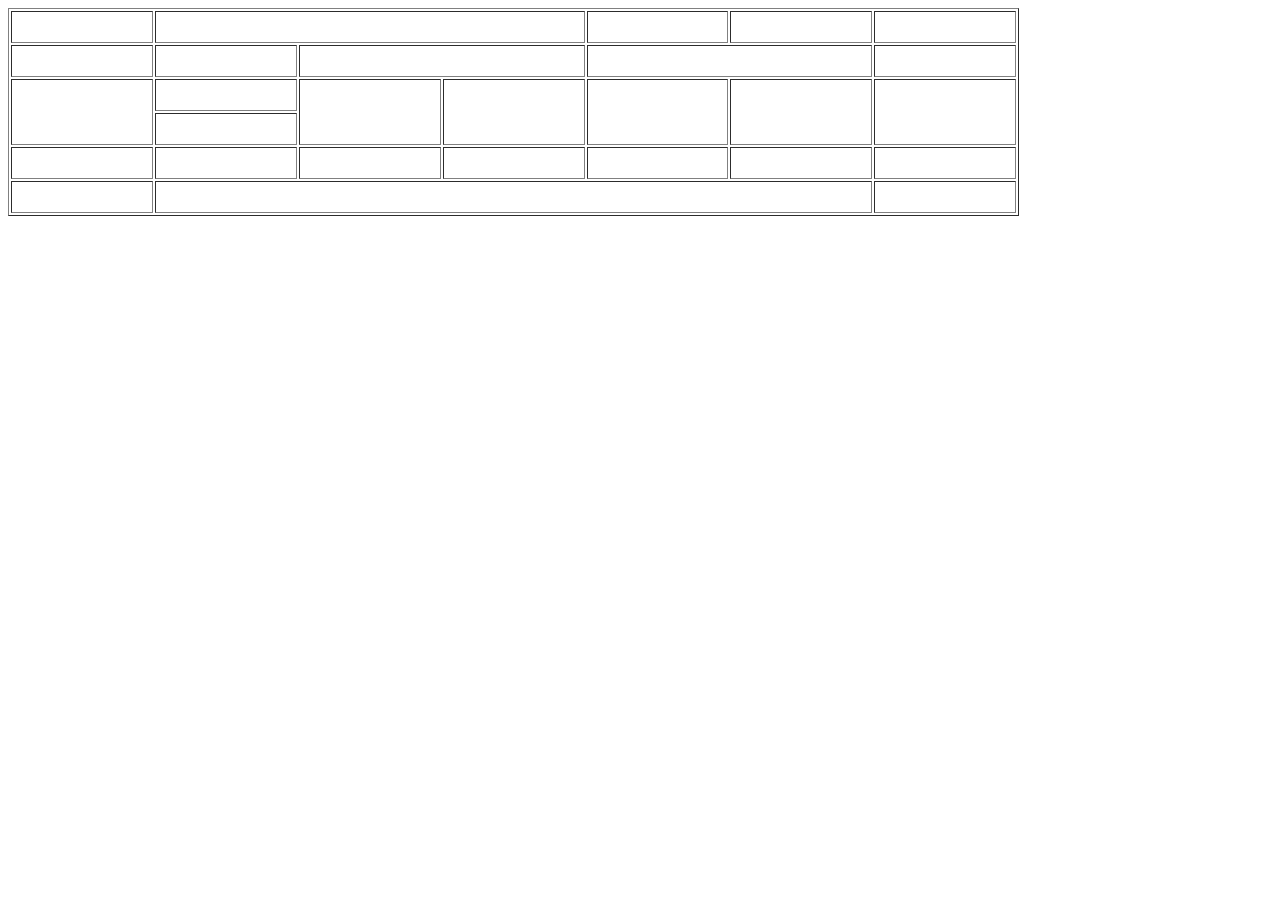
<file: table.html>
<!DOCTYPE html>
<html>
<head>
</head>
<body>
<table border="1" width="80%" height="200" cellpadding="15">
  <tr>
     <th></th>
    <th colspan="3"></th>
    <th></th>
  <th></th>
    <th></th>
  </tr>
  <tr>
    <td></td>
    <td></td>
    <td colspan="2"> </td>
    <td colspan="2"></td>
    <td></td>
  </tr>
  <tr>
    <td rowspan="2"></td>
    <td ></td>
    <td rowspan="2"></td>
    <td rowspan="2"></td>
     <td rowspan="2"></td>
     <td rowspan="2"></td>
      <td rowspan="2"></td>
  </tr>
  <tr>
    <td></td>
  </tr>
  <tr>
    <td></td>
    <td></td>
    <td></td>
    <td></td>
    <td></td>
    <td></td>
       <td></td>
  </tr>
  <tr>
    <td></td>
    <td colspan="5"></td>
    <td></td>
  </tr>
</table>
</body>
</html>
</file>
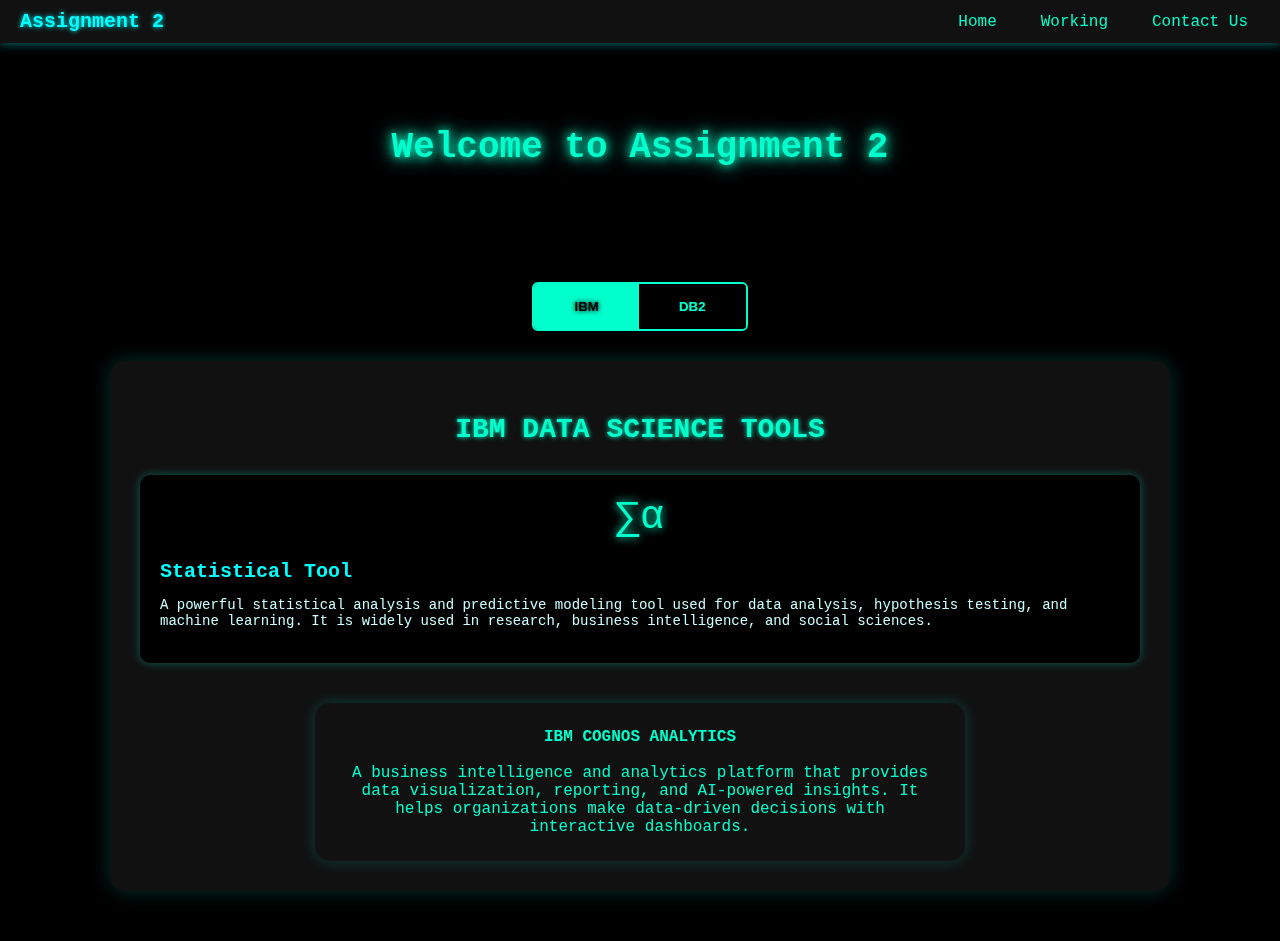
<file: ASSIGNMENT-II/navigationbar.html>
<!DOCTYPE html>
<html lang="en">
<head>
  <meta charset="UTF-8" />
  <title>Home - Assignment 2</title>
  <style>
    body {
      font-family: 'Courier New', monospace;
      background-color: #000;
      margin: 0;
      padding: 0;
      color: #00ffcc;
      position: relative;
      overflow-x: hidden;
    }
    #matrixCanvas {
      position: fixed;
      top: 0;
      left: 0;
      z-index: -1;
      width: 100vw;
      height: 100vh;
      background: #000;
    }
    nav {
      background: #111;
      color: #0ff;
      padding: 10px 20px;
      display: flex;
      justify-content: space-between;
      align-items: center;
      position: sticky;
      top: 0;
      z-index: 1000;
      box-shadow: 0 0 10px #00ffff80;
    }
    nav .logo {
      font-weight: bold;
      font-size: 20px;
      color: #0ff;
      text-shadow: 0 0 5px #0ff;
    }
    nav ul {
      list-style: none;
      display: flex;
      margin: 0;
      padding: 0;
    }
    nav ul li {
      margin-left: 20px;
    }
    nav ul li a {
      color: #00ffcc;
      text-decoration: none;
      padding: 8px 12px;
      position: relative;
      transition: color 0.3s, background 0.3s;
    }
    nav ul li a:hover {
      background-color: #00ffcc33;
      border-radius: 4px;
      color: #fff;
    }
    section {
      padding: 60px 20px;
      text-align: center;
    }
    section h1 {
      font-size: 36px;
      text-shadow: 0 0 10px #00ffcc, 0 0 20px #00ffcc;
    }
    .toggle-center {
      text-align: center;
      margin: 30px 0;
    }
    .toggle-button {
      display: inline-flex;
      border: 2px solid #00ffcc;
      border-radius: 6px;
      overflow: hidden;
      font-size: 24px;
      user-select: none;
    }
    .toggle-button button {
      padding: 15px 40px;
      border: none;
      background-color: black;
      color: #00ffcc;
      font-weight: bold;
      cursor: pointer;
      transition: background-color 0.3s, color 0.3s;
    }
    .toggle-button button.active {
      background-color: #00ffcc;
      color: black;
      text-shadow: 0 0 5px #000;
    }
    .ibm-section {
      max-width: 1000px;
      margin: 0 auto 50px auto;
      background-color: #111;
      padding: 30px;
      border-radius: 15px;
      box-shadow: 0 0 20px #00ffcc33;
    }
    .ibm-section h2 {
      font-size: 28px;
      margin-bottom: 30px;
      color: #00ffcc;
      text-align: center;
      text-shadow: 0 0 5px #00ffcc;
    }
    .ibm-tools-container {
      display: flex;
      justify-content: flex-start;
      gap: 30px;
      flex-wrap: nowrap;
      margin-bottom: 40px;
    }
    .ibm-tool {
      flex: 1;
      min-width: 300px;
      background: #000;
      padding: 20px;
      border-radius: 10px;
      box-shadow: 0 0 10px #00ffcc55;
      text-align: left;
      transition: transform 0.3s, box-shadow 0.3s;
      color: #0ff;
    }
    .ibm-tool:hover {
      transform: translateY(-5px);
      box-shadow: 0 0 15px #00ffccaa;
    }
    .ibm-tool h3 {
      font-size: 20px;
      margin-bottom: 10px;
      color: #00ffff;
    }
    .ibm-tool p {
      font-size: 14px;
      color: #ccffff;
    }
    .ibm-icons {
      font-size: 40px;
      margin-bottom: 10px;
      color: #00ffcc;
      text-align: center;
      text-shadow: 0 0 10px #00ffcc;
    }
    #db2Box {
      display: none;
    }
    #bottomBox {
      max-width: 600px;
      margin: 0 auto;
      background: #111;
      padding: 25px;
      border-radius: 15px;
      box-shadow: 0 0 15px #00ffcc33;
      font-size: 16px;
      color: #00ffcc;
      text-align: center;
    }
  </style>
</head>
<body>
  <canvas id="matrixCanvas"></canvas>

  <nav>
    <div class="logo">Assignment 2</div>
    <ul>
      <li><a href="navigationbar.html">Home</a></li>
      <li><a href="working.html">Working</a></li>
      <li><a href="contactus.html">Contact Us</a></li>
    </ul>
  </nav>

  <section>
    <h1>Welcome to Assignment 2</h1>
  </section>

  <div class="toggle-center">
    <div class="toggle-button">
      <button id="ibmBtn" class="active">IBM</button>
      <button id="db2Btn">DB2</button>
    </div>
  </div>

  <div class="ibm-section">
    <h2>IBM DATA SCIENCE TOOLS</h2>
    <div class="ibm-tools-container">
      <div class="ibm-tool" id="ibmBox">
        <div class="ibm-icons">∑α</div>
        <h3>Statistical Tool</h3>
        <p>A powerful statistical analysis and predictive modeling tool used for data analysis, hypothesis testing, and machine learning. It is widely used in research, business intelligence, and social sciences.</p>
      </div>
      <div class="ibm-tool" id="db2Box">
        <div class="ibm-icons"><strong>IBM DB2</strong></div>
        <h3>IBM DB2</h3>
        <p>A relational database management system designed for high-performance data storage and analytics. It supports AI-driven automation, scalability, and multi-cloud environments.</p>
      </div>
    </div>
    <div id="bottomBox">
      <strong>IBM COGNOS ANALYTICS</strong><br /><br />
      A business intelligence and analytics platform that provides data visualization, reporting, and AI-powered insights. It helps organizations make data-driven decisions with interactive dashboards.
    </div>
  </div>

  <script>
    const canvas = document.getElementById('matrixCanvas');
    const ctx = canvas.getContext('2d');
    canvas.width = window.innerWidth;
    canvas.height = window.innerHeight;
    const letters = 'アァイィウヴエェオカキクケコサシスセソタチツテトナニヌネノハヒフヘホABCDEFGHIJKLMNOPQRSTUVWXYZ0123456789'.split('');
    const fontSize = 16;
    const columns = Math.floor(canvas.width / fontSize);
    const drops = new Array(columns).fill(1);
    function draw() {
      ctx.fillStyle = 'rgba(0, 0, 0, 0.05)';
      ctx.fillRect(0, 0, canvas.width, canvas.height);
      ctx.fillStyle = '#0F0';
      ctx.font = fontSize + 'px monospace';
      drops.forEach((y, index) => {
        const text = letters[Math.floor(Math.random() * letters.length)];
        const x = index * fontSize;
        ctx.fillText(text, x, y * fontSize);
        if (y * fontSize > canvas.height && Math.random() > 0.975) {
          drops[index] = 0;
        }
        drops[index]++;
      });
    }
    setInterval(draw, 33);
    window.addEventListener('resize', () => {
      canvas.width = window.innerWidth;
      canvas.height = window.innerHeight;
    });

    const ibmBtn = document.getElementById('ibmBtn');
    const db2Btn = document.getElementById('db2Btn');
    const ibmBox = document.getElementById('ibmBox');
    const db2Box = document.getElementById('db2Box');

    ibmBtn.addEventListener('click', () => {
      ibmBtn.classList.add('active');
      db2Btn.classList.remove('active');
      ibmBox.style.display = 'block';
      db2Box.style.display = 'none';
    });

    db2Btn.addEventListener('click', () => {
      db2Btn.classList.add('active');
      ibmBtn.classList.remove('active');
      db2Box.style.display = 'block';
      ibmBox.style.display = 'none';
    });
  </script>
</body>
</html>
</file>
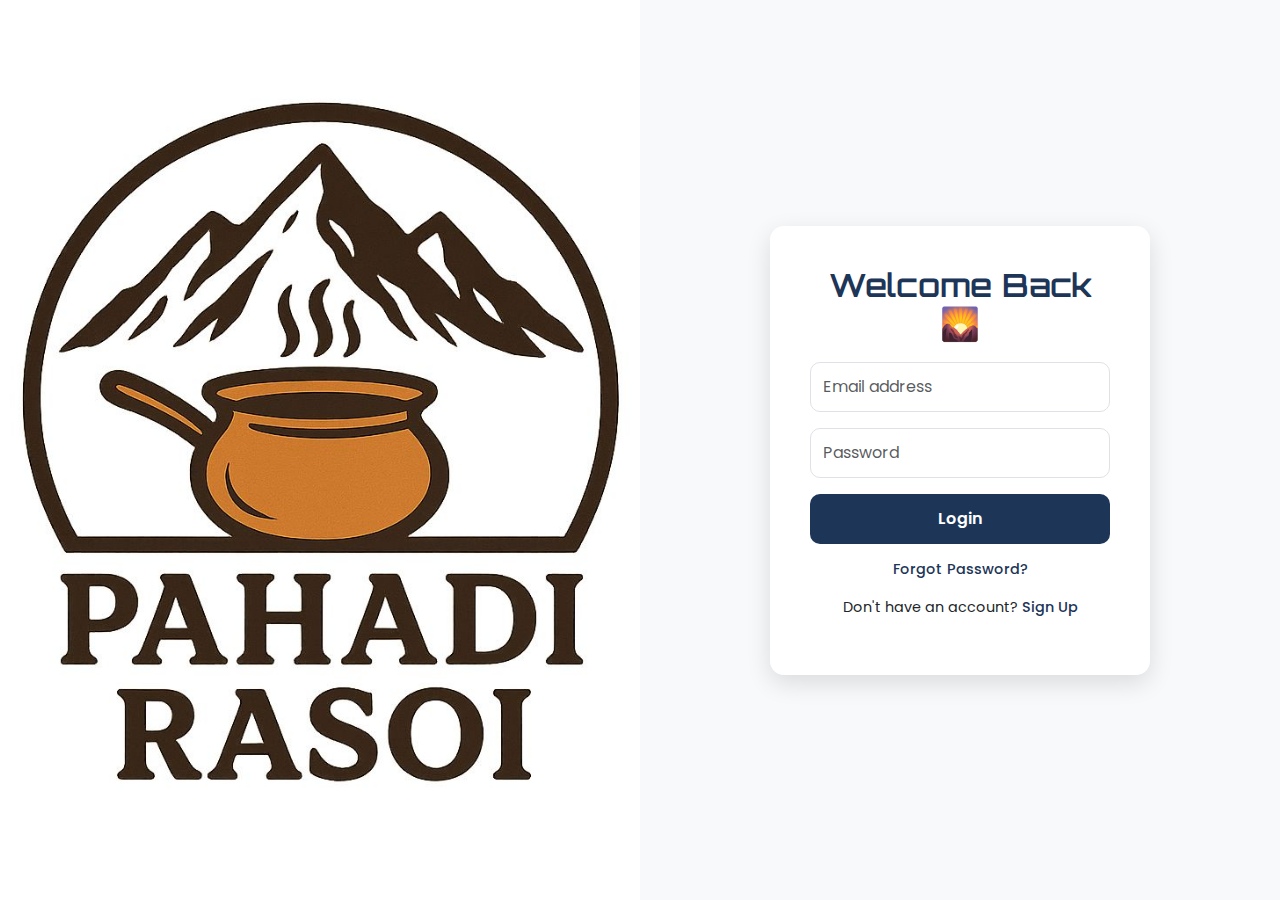
<file: ASSIGNMENT-III/login.html>
<!DOCTYPE html>
<html lang="en">
<head>
  <meta charset="utf-8"/>
  <meta name="viewport" content="width=device-width,initial-scale=1"/>
  <title>Login | Pahadi Rasoi 🌄</title>
  <link href="https://cdn.jsdelivr.net/npm/bootstrap@5.3.2/dist/css/bootstrap.min.css" rel="stylesheet"/>
  <link href="https://fonts.googleapis.com/css2?family=Orbitron:wght@600&family=Poppins:wght@400;600&display=swap" rel="stylesheet"/>
  <style>
    body,html{height:100%;margin:0;font-family:'Poppins',sans-serif}
    .split{height:100%;width:50%;position:fixed;top:0;overflow:hidden}
    .left{left:0;background:url("logo.jpeg") center/cover no-repeat}
    .right{right:0;background:#f7f9fb;display:flex;align-items:center;justify-content:center}
    .login-box{width:100%;max-width:380px;padding:40px;background:#fff;border-radius:14px;box-shadow:0 8px 24px rgba(0,0,0,0.12)}
    .login-box h2{font-family:'Orbitron',sans-serif;font-weight:600;margin-bottom:20px;color:#1d3557;text-align:center}
    .form-control{border-radius:10px;padding:12px}
    .btn-login{width:100%;padding:12px;border-radius:10px;background:#1d3557;color:#fff;font-weight:600;transition:.3s}
    .btn-login:hover{background:#e63946}
    .extra-links{text-align:center;margin-top:15px;font-size:.9rem}
    .extra-links a{text-decoration:none;color:#1d3557;font-weight:500}
    .extra-links a:hover{color:#e63946}
  </style>
</head>
<body>
  <div class="split left"></div>
  <div class="split right">
    <div class="login-box">
      <h2>Welcome Back 🌄</h2>
      <form>
        <div class="mb-3">
          <input type="email" class="form-control" placeholder="Email address" required>
        </div>
        <div class="mb-3">
          <input type="password" class="form-control" placeholder="Password" required>
        </div>
        <button type="submit" class="btn btn-login">Login</button>
      </form>
      <div class="extra-links">
        <p><a href="#">Forgot Password?</a></p>
        <p>Don't have an account? <a href="#">Sign Up</a></p>
      </div>
    </div>
  </div>
</body>
</html>
</file>
